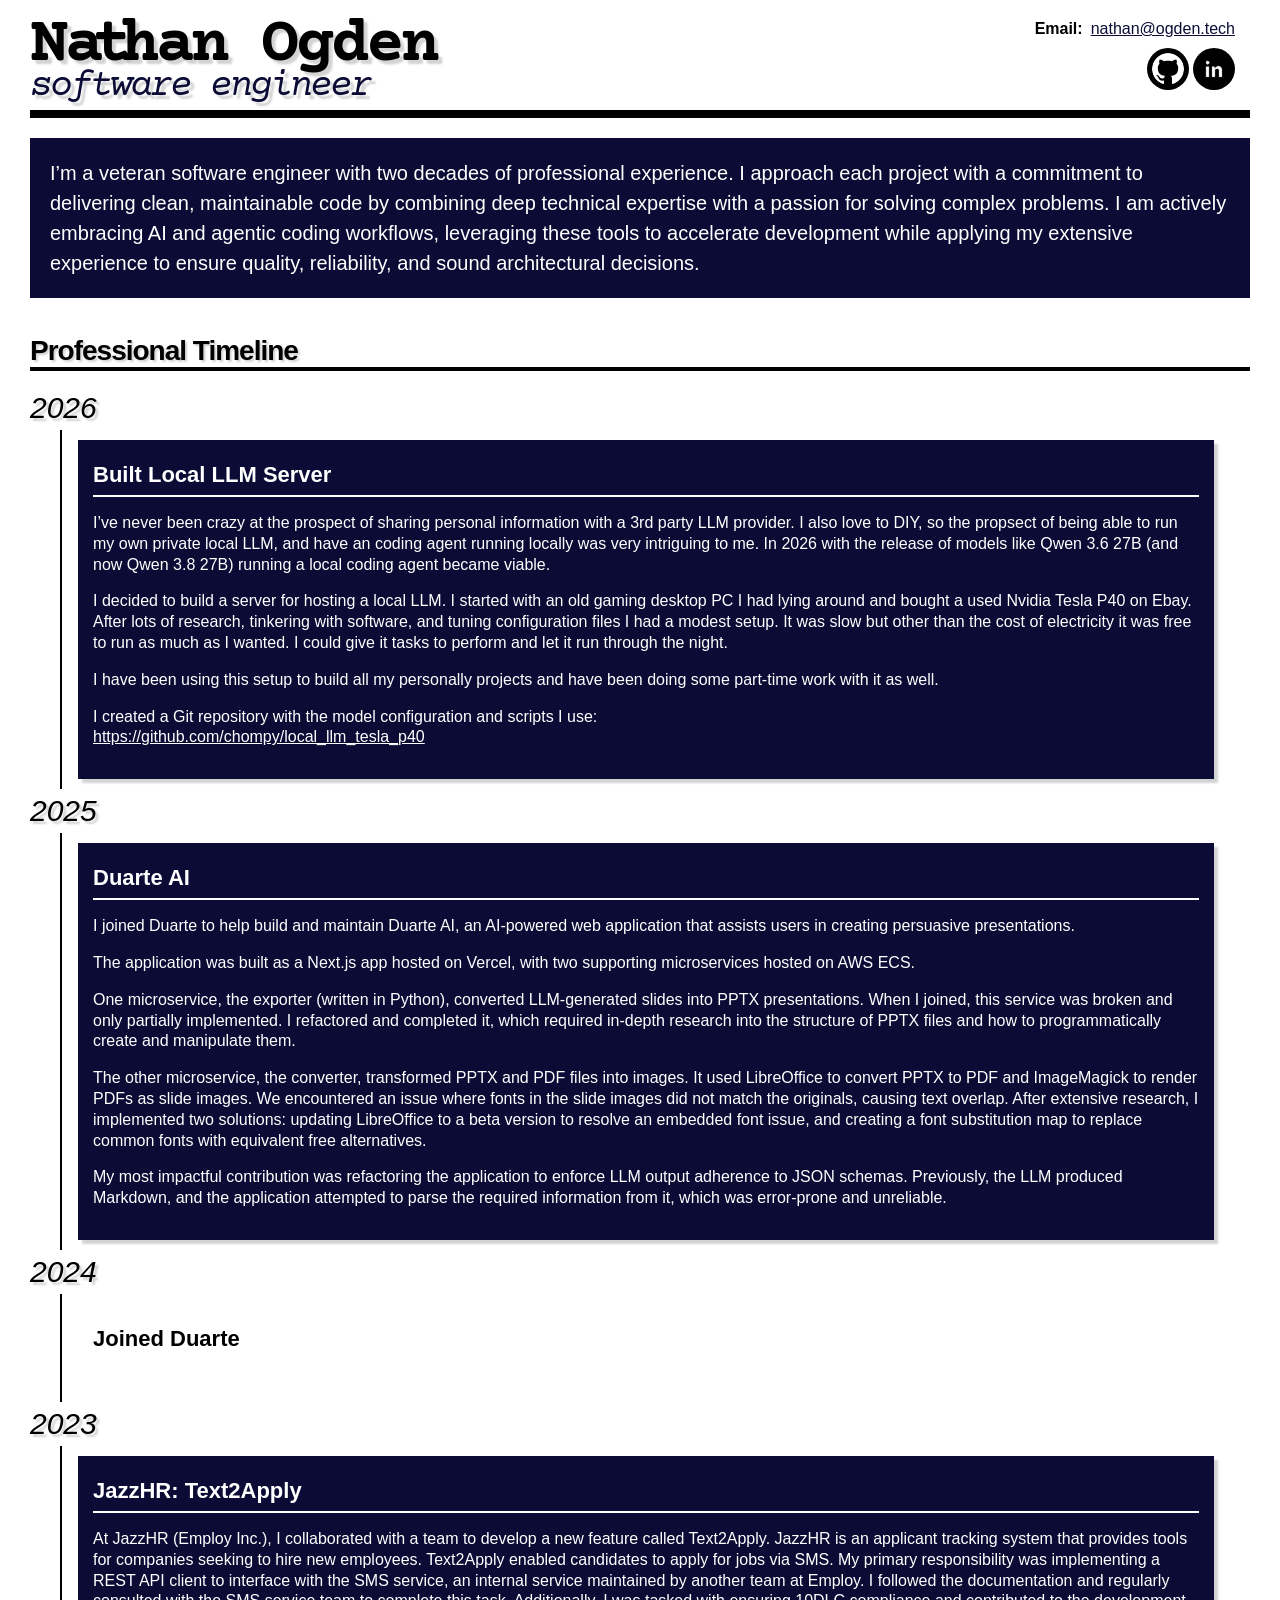
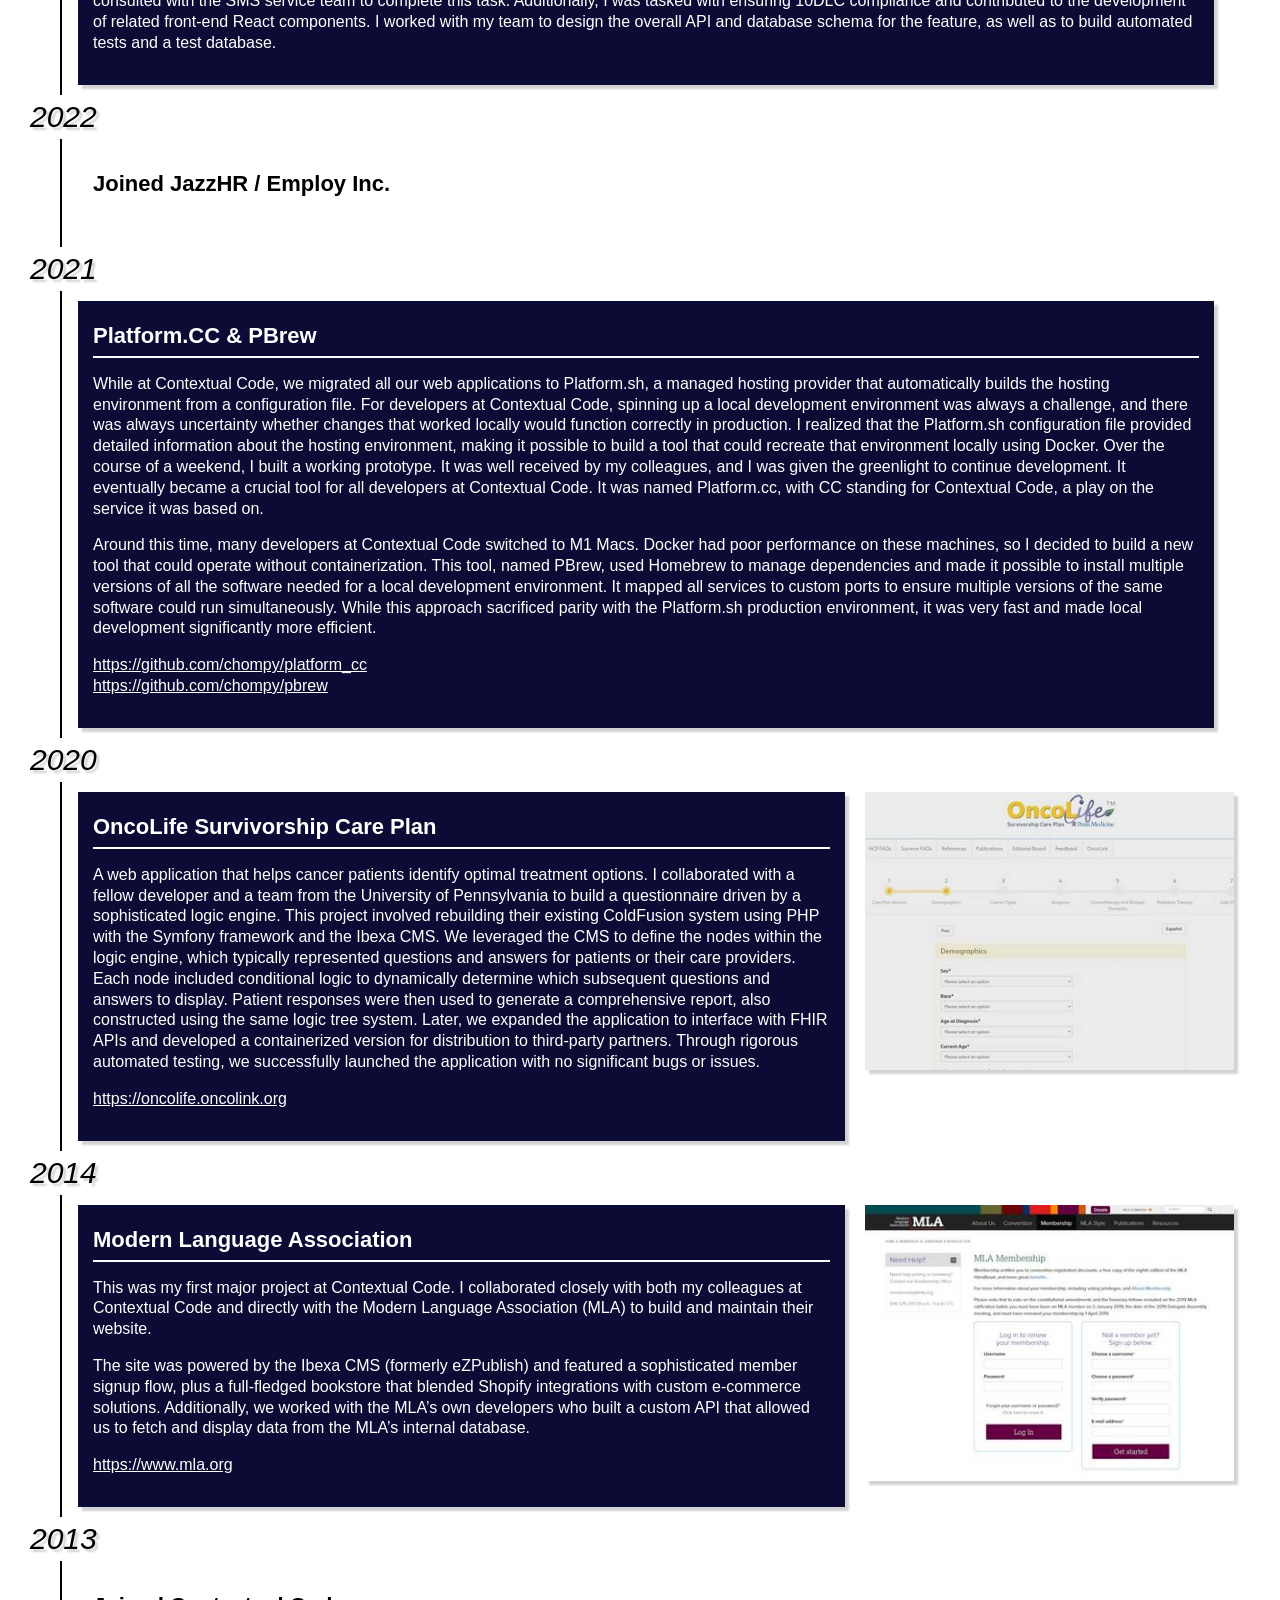
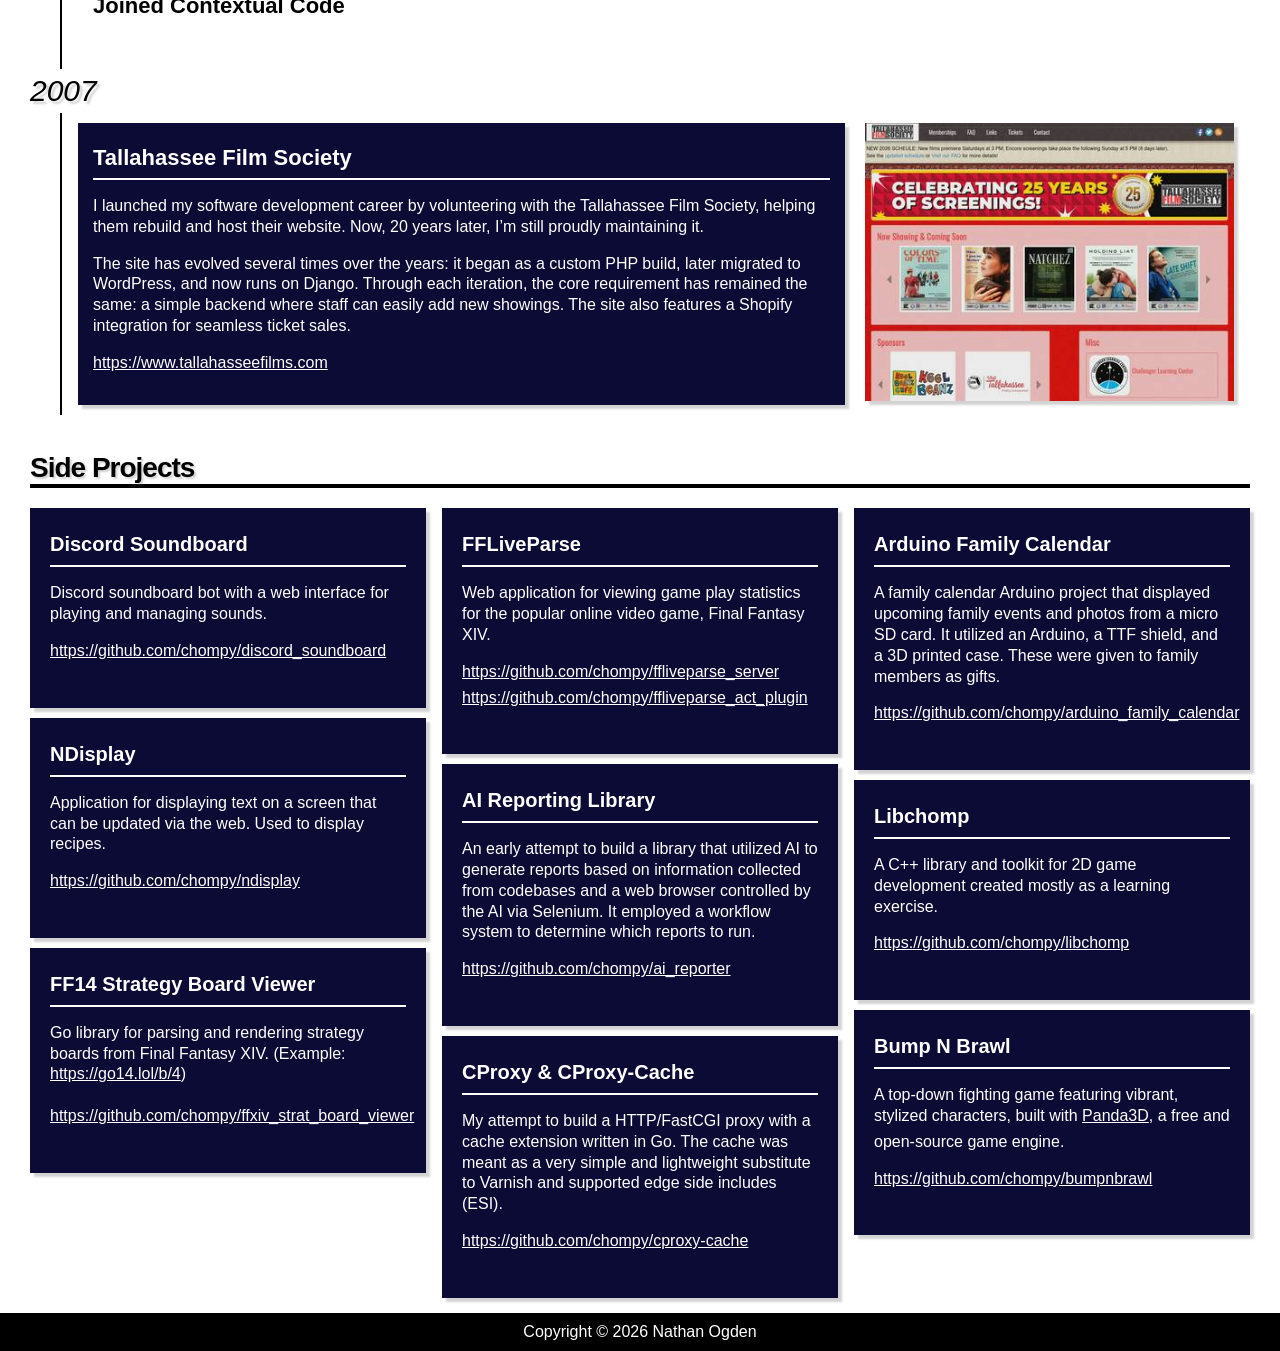
<file: index.html>
<!doctype html><title>Nathan Ogden</title><link rel=icon type=image/png href=i/f/32.png><meta name=viewport content="width=device-width,initial-scale=1"><link rel=preconnect href=https://fonts.googleapis.com><link rel=preconnect href=https://fonts.gstatic.com crossorigin><link href="https://fonts.googleapis.com/css2?family=Courier+Prime:ital,wght@0,400;0,700;1,400;1,700&display=swap" rel=stylesheet><style>html,body{margin:0;font-family:sans-serif;font-size:1em}a,a:hover,a:visited{color:#0c0b36}.cl{clear:both}#b{padding:30px 30px 0;max-width:1280px;margin:auto}#h{height:100px;position:relative;border-bottom:8px solid}#c{margin:20px 15px 0 0;z-index:2;text-align:right;position:absolute;right:0;top:-10px}#c b{margin:0 8px 0 0}#c img{margin:10px 0 0;background:#000;border-radius:32px;padding:5px;max-width:32px}#l{font-family:courier prime,courier,monospace;white-space:nowrap;font-size:4em;margin-top:-20px;letter-spacing:-3px;text-shadow:4px 4px 2px #8484845c}#l f{letter-spacing:-10px}#l i{color:#0c0b36;font-size:.6em;display:block;margin-top:-17px;letter-spacing:-3px}h2{font-size:28px;margin:40px 0 20px;letter-spacing:-1px;line-height:25px;border-bottom:4px solid;padding-bottom:4px;text-shadow:2px 2px 2px #8484845c}h3{margin:0;border-bottom:2px solid #fff;font-size:22px;line-height:40px}p{line-height:1.3em}#abt{margin-top:20px;font-size:20px;line-height:30px;padding:20px;background:#0c0b36;color:#fff}#abt p{line-height:30px;padding:0;margin:0}#tl .yr{margin-bottom:5px;margin-top:5px;font-style:italic;font-size:30px;text-shadow:3px 3px 2px #8484845c}#tl .evt{border-left:2px solid #000;margin-left:30px;padding:10px 16px;display:flex}#tl .evt .r{flex:33%}#tl .evt .l{flex:66%;margin-right:20px;background:#0c0b36;color:#fff;padding:15px;box-shadow:4px 4px 2px #8484845c}#tl .evt .l a{color:#fff}#tl .evt img{width:100%;box-shadow:4px 4px 2px #8484845c}#tl .evt a{display:block}#tl .evt.t-event .l{background:0 0;color:#000;box-shadow:none;border-bottom:none}#sp .spl{columns:3}#sp .spl .proj{break-inside:avoid;background:#0c0b36;color:#fff;padding:25px 20px;margin-bottom:10px;box-shadow:4px 4px 2px #8484845c}#sp .spl .proj a{color:#fff;display:inline-block;margin-bottom:5px}#sp .spl .proj h3{font-size:20px;line-height:22px;padding-bottom:10px}footer{background:#000;color:#fff;text-align:center;padding:10px;box-shadow:-31px 0 #000,31px 0 #000;margin-top:15px}@media(max-width:720px){#h{height:auto}#l{text-align:center}#c{position:static;text-align:center;margin:25px 0 20px}.p{width:100%;margin-right:0}#sp .spl{columns:2}#tl .evt{display:block}#tl .evt .l{margin-right:0}#tl .evt .r{margin-top:15px}#tl .evt .r img{border:1px solid #0c0b36}}@media(max-width:475px){#l{font-size:3em}#l i{margin-top:-12px}#sp .spl{columns:1}}@media(max-width:360px){#l{font-size:2.5em}}</style><div id=b><div id=h><div id=l><b>N<f>at</f>han Ogden</b><i>software engineer</i></div><div id=c><b>Email:</b><a href=mailto:nathan@ogden.tech>nathan@ogden.tech</a><br><a href=https://github.com/chompy><img src=[data-uri] alt=Github></a>
<a href=https://www.linkedin.com/in/nathan-ogden-75a2465b><img src=[data-uri] alt=LinkedIn></a></div></div><div id=abt><p>I&rsquo;m a veteran software engineer with two decades of professional experience. I approach each
project with a commitment to delivering clean, maintainable code by combining deep technical
expertise with a passion for solving complex problems. I am actively embracing AI and agentic coding workflows,
leveraging these tools to accelerate development while applying my extensive experience to ensure quality,
reliability, and sound architectural decisions.</div><div id=tl><h2>Professional Timeline</h2><div class=yr>2026</div><div class="evt t-"><div class=l><h3>Built Local LLM Server</h3><p><p>I&rsquo;ve never been crazy at the prospect of sharing personal information with a 3rd party LLM provider. I also love to DIY, so the propsect of being able
to run my own private local LLM, and have an coding agent running locally was very intriguing to me. In 2026 with the release of models like Qwen 3.6 27B
(and now Qwen 3.8 27B) running a local coding agent became viable.<p>I decided to build a server for hosting a local LLM. I started with an old gaming desktop PC I had lying around and bought a used Nvidia Tesla P40 on
Ebay. After lots of research, tinkering with software, and tuning configuration files I had a modest setup. It was slow but other than the cost of electricity
it was free to run as much as I wanted. I could give it tasks to perform and let it run through the night.<p>I have been using this setup to build all my personally projects and have been doing some part-time work with it as well.<p>I created a Git repository with the model configuration and scripts I use:
<a href=https://github.com/chompy/local_llm_tesla_p40>https://github.com/chompy/local_llm_tesla_p40</a></div></div><div class=yr>2025</div><div class="evt t-"><div class=l><h3>Duarte AI</h3><p><p>I joined Duarte to help build and maintain Duarte AI, an AI-powered web application that assists users in creating persuasive presentations.<p>The application was built as a Next.js app hosted on Vercel, with two supporting microservices hosted on AWS ECS.<p>One microservice, the exporter (written in Python), converted LLM-generated slides into PPTX presentations. When I joined,
this service was broken and only partially implemented. I refactored and completed it, which required in-depth research
into the structure of PPTX files and how to programmatically create and manipulate them.<p>The other microservice, the converter, transformed PPTX and PDF files into images. It used LibreOffice to convert PPTX to PDF
and ImageMagick to render PDFs as slide images. We encountered an issue where fonts in the slide images did not match the
originals, causing text overlap. After extensive research, I implemented two solutions: updating LibreOffice to a beta version
to resolve an embedded font issue, and creating a font substitution map to replace common fonts with equivalent free alternatives.<p>My most impactful contribution was refactoring the application to enforce LLM output adherence to JSON schemas. Previously,
the LLM produced Markdown, and the application attempted to parse the required information from it, which was error-prone and unreliable.</div></div><div class=yr>2024</div><div class="evt t-event"><div class=l><h3>Joined Duarte</h3><p></div></div><div class=yr>2023</div><div class="evt t-"><div class=l><h3>JazzHR: Text2Apply</h3><p><p>At JazzHR (Employ Inc.), I collaborated with a team to develop a new feature called Text2Apply. JazzHR is an applicant tracking system
that provides tools for companies seeking to hire new employees. Text2Apply enabled candidates to apply for jobs via SMS. My primary
responsibility was implementing a REST API client to interface with the SMS service, an internal service maintained by another team at
Employ. I followed the documentation and regularly consulted with the SMS service team to complete this task.
Additionally, I was tasked with ensuring 10DLC compliance and contributed to the development of related front-end React components.
I worked with my team to design the overall API and database schema for the feature, as well as to build automated tests and a test database.</div></div><div class=yr>2022</div><div class="evt t-event"><div class=l><h3>Joined JazzHR / Employ Inc.</h3><p></div></div><div class=yr>2021</div><div class="evt t-"><div class=l><h3>Platform.CC & PBrew</h3><p><p>While at Contextual Code, we migrated all our web applications to Platform.sh, a managed hosting provider that
automatically builds the hosting environment from a configuration file.
For developers at Contextual Code, spinning up a local development environment was always a challenge, and there was always uncertainty whether changes that worked
locally would function correctly in production.
I realized that the Platform.sh configuration file provided detailed information about the hosting environment, making it possible to build a tool that could
recreate that environment locally using Docker.
Over the course of a weekend, I built a working prototype. It was well received by my colleagues, and I was given
the greenlight to continue development. It eventually became a crucial tool for all developers at Contextual Code.
It was named Platform.cc, with CC standing for Contextual Code, a play on the service it was based on.<p>Around this time, many developers at Contextual Code switched to M1 Macs. Docker had poor performance on these machines, so I decided to build a
new tool that could operate without containerization. This tool, named PBrew, used Homebrew to manage dependencies and made it possible to install multiple versions
of all the software needed for a local development environment. It mapped all services to custom ports to ensure multiple versions of the
same software could run simultaneously. While this approach sacrificed parity with the Platform.sh production environment,
it was very fast and made local development significantly more efficient.<p><a href=https://github.com/chompy/platform_cc>https://github.com/chompy/platform_cc</a>
<a href=https://github.com/chompy/pbrew>https://github.com/chompy/pbrew</a></div></div><div class=yr>2020</div><div class="evt t-"><div class=l><h3>OncoLife Survivorship Care Plan</h3><p><p>A web application that helps cancer patients identify optimal treatment options.
I collaborated with a fellow developer and a team from the University of Pennsylvania to build a questionnaire driven by a sophisticated logic engine.
This project involved rebuilding their existing ColdFusion system using PHP with the Symfony framework and the Ibexa CMS.
We leveraged the CMS to define the nodes within the logic engine, which typically represented questions and answers for patients or their care providers.
Each node included conditional logic to dynamically determine which subsequent questions and answers to display. Patient responses were then used to
generate a comprehensive report, also constructed using the same logic tree system.
Later, we expanded the application to interface with FHIR APIs and developed a containerized version for distribution to third-party partners.
Through rigorous automated testing, we successfully launched the application with no significant bugs or issues.<p><a href=https://oncolife.oncolink.org>https://oncolife.oncolink.org</a></div><div class=r><img src="[data-uri]"></div></div><div class=yr>2014</div><div class="evt t-"><div class=l><h3>Modern Language Association</h3><p><p>This was my first major project at Contextual Code. I collaborated closely with both my
colleagues at Contextual Code and directly with the Modern Language Association (MLA) to build and maintain their website.<p>The site was powered by the Ibexa CMS (formerly eZPublish) and featured a sophisticated member
signup flow, plus a full-fledged bookstore that blended Shopify integrations with custom e-commerce
solutions. Additionally, we worked with the MLA&rsquo;s own developers who built a custom API that allowed
us to fetch and display data from the MLA&rsquo;s internal database.<p><a href=https://www.mla.org>https://www.mla.org</a></div><div class=r><img src=[data-uri]></div></div><div class=yr>2013</div><div class="evt t-event"><div class=l><h3>Joined Contextual Code</h3><p></div></div><div class=yr>2007</div><div class="evt t-project"><div class=l><h3>Tallahassee Film Society</h3><p><p>I launched my software development career by volunteering with the Tallahassee Film Society,
helping them rebuild and host their website. Now, 20 years later, I&rsquo;m still proudly maintaining it.<p>The site has evolved several times over the years: it began as a custom PHP build, later migrated to WordPress,
and now runs on Django. Through each iteration, the core requirement has remained the same: a simple
backend where staff can easily add new showings. The site also features a Shopify integration
for seamless ticket sales.<p><a href=https://www.tallahasseefilms.com>https://www.tallahasseefilms.com</a></div><div class=r><img src="[data-uri]"></div></div><div id=sp><h2>Side Projects</h2><div class=spl><div class=proj><h3>Discord Soundboard</h3><p><p>Discord soundboard bot with a web interface for playing and managing sounds.<p><a href=https://github.com/chompy/discord_soundboard>https://github.com/chompy/discord_soundboard</a></div><div class=proj><h3>NDisplay</h3><p><p>Application for displaying text on a screen that can be updated via the web. Used to display recipes.<p><a href=https://github.com/chompy/ndisplay>https://github.com/chompy/ndisplay</a></div><div class=proj><h3>FF14 Strategy Board Viewer</h3><p><p>Go library for parsing and rendering strategy boards from Final Fantasy XIV. (Example: <a href=https://go14.lol/b/4>https://go14.lol/b/4</a>)<p><a href=https://github.com/chompy/ffxiv_strat_board_viewer>https://github.com/chompy/ffxiv_strat_board_viewer</a></div><div class=proj><h3>FFLiveParse</h3><p><p>Web application for viewing game play statistics for the popular online video game,
Final Fantasy XIV.<p><a href=https://github.com/chompy/ffliveparse_server>https://github.com/chompy/ffliveparse_server</a>
<a href=https://github.com/chompy/ffliveparse_act_plugin>https://github.com/chompy/ffliveparse_act_plugin</a></div><div class=proj><h3>AI Reporting Library</h3><p><p>An early attempt to build a library that utilized AI to generate reports based on information collected from codebases and a
web browser controlled by the AI via Selenium. It employed a workflow system to determine which reports to run.<p><a href=https://github.com/chompy/ai_reporter>https://github.com/chompy/ai_reporter</a></div><div class=proj><h3>CProxy & CProxy-Cache</h3><p><p>My attempt to build a HTTP/FastCGI proxy with a cache extension written in Go. The cache was meant
as a very simple and lightweight substitute to Varnish and supported edge side includes (ESI).<p><a href=https://github.com/chompy/cproxy-cache>https://github.com/chompy/cproxy-cache</a></div><div class=proj><h3>Arduino Family Calendar</h3><p><p>A family calendar Arduino project that displayed upcoming family events and photos
from a micro SD card. It utilized an Arduino, a TTF shield, and a 3D printed case. These were given to family members as gifts.<p><a href=https://github.com/chompy/arduino_family_calendar>https://github.com/chompy/arduino_family_calendar</a></div><div class=proj><h3>Libchomp</h3><p><p>A C++ library and toolkit for 2D game development created mostly as a learning exercise.<p><a href=https://github.com/chompy/libchomp>https://github.com/chompy/libchomp</a></div><div class=proj><h3>Bump N Brawl</h3><p><p>A top-down fighting game featuring vibrant, stylized characters, built with <a href=https://www.panda3d.org/>Panda3D</a>, a free and open-source game engine.<p><a href=https://github.com/chompy/bumpnbrawl>https://github.com/chompy/bumpnbrawl</a></div></div></div></div><footer>Copyright &copy; 2026 Nathan Ogden</footer></div>
</file>
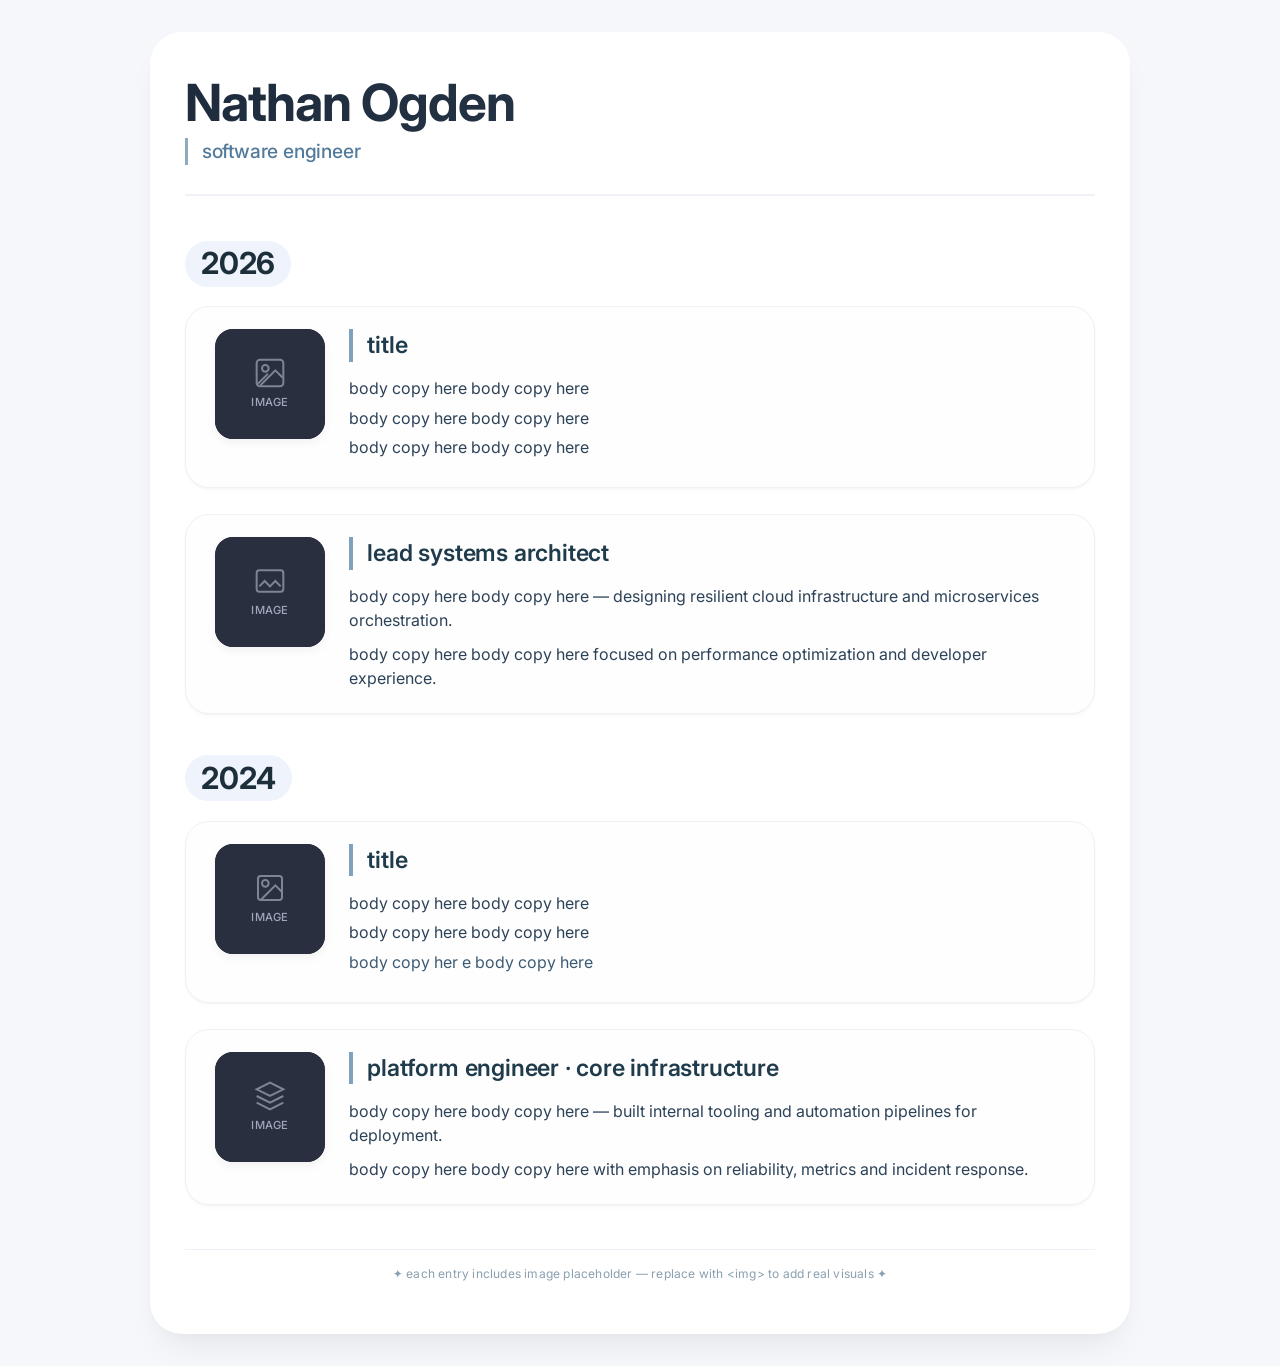
<file: generator/new.html>
<!DOCTYPE html>
<html lang="en">
<head>
  <meta charset="UTF-8">
  <meta name="viewport" content="width=device-width, initial-scale=1.0, viewport-fit=cover">
  <title>Nathan Ogden · Software Engineer</title>
  <!-- Google Fonts + simple CSS reset -->
  <link href="https://fonts.googleapis.com/css2?family=Inter:opsz,wght@14..32,300;14..32,400;14..32,500;14..32,600;14..32,700&display=swap" rel="stylesheet">
  <style>
    * {
      margin: 0;
      padding: 0;
      box-sizing: border-box;
    }

    body {
      background: #f5f7fb;
      font-family: 'Inter', system-ui, -apple-system, 'Segoe UI', Roboto, Helvetica, sans-serif;
      color: #1a1f2e;
      line-height: 1.4;
      padding: 2rem 1.5rem;
    }

    .resume-container {
      max-width: 980px;
      margin: 0 auto;
      background: #ffffff;
      border-radius: 32px;
      box-shadow: 0 20px 35px -12px rgba(0, 0, 0, 0.08), 0 2px 6px rgba(0, 0, 0, 0.02);
      overflow: hidden;
      transition: all 0.2s ease;
    }

    .resume-inner {
      padding: 2.5rem 2.2rem 3.2rem 2.2rem;
    }


    .hero {
      margin-bottom: 2.8rem;
      border-bottom: 2px solid #eef2f8;
      padding-bottom: 1.8rem;
    }

    .name {
      font-size: 3.2rem;
      font-weight: 700;
      letter-spacing: -0.02em;
      background: linear-gradient(135deg, #1E2B3C 0%, #2C3E50 100%);
      background-clip: text;
      -webkit-background-clip: text;
      color: transparent;
      margin-bottom: 0.3rem;
      line-height: 1.2;
    }

    .role {
      font-size: 1.2rem;
      font-weight: 500;
      color: #527a9b;
      letter-spacing: -0.2px;
      border-left: 3px solid #8aaec0;
      padding-left: 0.85rem;
      margin-top: 0.3rem;
    }

    /* timeline style – each year block */
    .timeline-year {
      margin-bottom: 2.6rem;
    }

    .year-heading {
      font-size: 1.9rem;
      font-weight: 700;
      color: #1e2f3c;
      margin-bottom: 1.2rem;
      letter-spacing: -0.01em;
      display: inline-block;
      background: #eef3fc;
      padding: 0.2rem 1rem;
      border-radius: 40px;
      line-height: 1.3;
    }

    /* entry card — contains image placeholder + text content side by side */
    .entry {
      background: #fefefe;
      border-radius: 24px;
      padding: 1.4rem 1.8rem;
      margin-bottom: 1.6rem;
      box-shadow: 0 1px 2px rgba(0,0,0,0.03), 0 6px 12px -8px rgba(0, 0, 0, 0.05);
      transition: all 0.2s;
      border: 1px solid #edf2f7;
      display: flex;
      flex-wrap: wrap;
      gap: 1.5rem;
      align-items: flex-start;
    }

    .entry:hover {
      border-color: #dce5ef;
      box-shadow: 0 12px 20px -12px rgba(0, 0, 0, 0.08);
    }

    /* IMAGE PLACEHOLDER — black box style as in mockup */
    .entry-image {
      flex-shrink: 0;
      width: 110px;
      height: 110px;
      background: #1a1e2c;
      border-radius: 18px;
      display: flex;
      align-items: center;
      justify-content: center;
      transition: all 0.2s ease;
      box-shadow: 0 4px 10px rgba(0, 0, 0, 0.05);
      overflow: hidden;
    }

    /* inner representation of a placeholder (icon / subtle pattern) */
    .image-placeholder-content {
      display: flex;
      flex-direction: column;
      align-items: center;
      justify-content: center;
      color: #a0a9bc;
      font-size: 0.7rem;
      font-weight: 500;
      letter-spacing: 0.3px;
      text-transform: uppercase;
      background: #2a2f3f;
      width: 100%;
      height: 100%;
      border-radius: 18px;
      transition: 0.1s;
    }

    /* optional small icon (camera / image) */
    .image-placeholder-content svg {
      margin-bottom: 6px;
      opacity: 0.7;
    }

    /* when actual image is inserted, img tag will fill container */
    .entry-image img {
      width: 100%;
      height: 100%;
      object-fit: cover;
      border-radius: 18px;
      display: block;
    }

    /* right side content (title + body) */
    .entry-content {
      flex: 1;
      min-width: 180px;
    }

    .entry-title {
      font-size: 1.45rem;
      font-weight: 600;
      color: #1f3b4c;
      margin-bottom: 0.9rem;
      letter-spacing: -0.2px;
      border-left: 4px solid #7fa1bd;
      padding-left: 0.9rem;
    }

    .entry-body {
      color: #2c4258;
      font-size: 1rem;
      line-height: 1.5;
      font-weight: 400;
    }

    .entry-body p {
      margin-bottom: 0.65rem;
    }

    .entry-body p:last-child {
      margin-bottom: 0;
    }

    /* subtle separation for multiple copy lines */
    .body-copy-line {
      display: block;
      margin-bottom: 0.35rem;
    }

    /* extra spacing if many paragraphs */
    .spacer {
      margin-top: 0.25rem;
    }

    /* mockup text style for fidelity */
    .mockup-text {
      color: #3c5a74;
    }

    /* footer note */
    .footer-note {
      margin-top: 2.8rem;
      padding-top: 1rem;
      font-size: 0.75rem;
      text-align: center;
      color: #8aa0b0;
      border-top: 1px solid #eef2f8;
      letter-spacing: 0.2px;
    }

    /* responsive for narrow devices — stack image above text */
    @media (max-width: 640px) {
      body {
        padding: 1rem;
      }
      .resume-inner {
        padding: 1.8rem 1.3rem 2.2rem 1.3rem;
      }
      .name {
        font-size: 2.4rem;
      }
      .year-heading {
        font-size: 1.6rem;
        padding: 0.15rem 0.9rem;
      }
      .entry-title {
        font-size: 1.25rem;
      }
      .entry {
        padding: 1.2rem;
        flex-direction: column;
        align-items: stretch;
      }
      .entry-image {
        width: 100%;
        height: 160px;
        max-width: 280px;
        margin-bottom: 0.2rem;
      }
      .entry-image img, .image-placeholder-content {
        border-radius: 16px;
      }
    }

    /* print version */
    @media print {
      body {
        background: white;
        padding: 0.2in;
      }
      .resume-container {
        box-shadow: none;
        border: 1px solid #ddd;
      }
      .entry {
        break-inside: avoid;
      }
      .entry-image {
        background: #eaeef2;
        border: 1px solid #ccc;
      }
      .image-placeholder-content {
        background: #eaeef2;
        color: #6c7a8e;
      }
    }

    /* additional fine-tuning for inline SVG */
    .mock-icon {
      width: 32px;
      height: 32px;
      stroke-width: 1.5;
    }
  </style>
</head>
<body>
<div class="resume-container">
  <div class="resume-inner">
    <!-- Header: Nathan Ogden + software engineer -->
    <div class="hero">
      <h1 class="name">Nathan Ogden</h1>
      <div class="role">software engineer</div>
    </div>

    <!-- 2026 Section -->
    <div class="timeline-year">
      <div class="year-heading">2026</div>
      
      <!-- Entry 1 (2026): black box placeholder image + title & body copy -->
      <div class="entry">
        <div class="entry-image">
          <div class="image-placeholder-content">
            <svg class="mock-icon" viewBox="0 0 24 24" fill="none" stroke="currentColor" stroke-width="1.5" stroke-linecap="round" stroke-linejoin="round">
              <rect x="2" y="2" width="20" height="20" rx="2.5" ry="2.5"></rect>
              <circle cx="8.5" cy="8.5" r="2.5"></circle>
              <polyline points="21 15 16 10 5 21"></polyline>
              <line x1="3" y1="20" x2="10" y2="13"></line>
            </svg>
            <span>image</span>
          </div>
        </div>
        <div class="entry-content">
          <div class="entry-title">title</div>
          <div class="entry-body">
            <span class="body-copy-line">body copy here body copy here</span>
            <span class="body-copy-line">body copy here body copy here</span>
            <span class="body-copy-line">body copy here body copy here</span>
          </div>
        </div>
      </div>
      
      <!-- Entry 2 (2026): second timeline card with its own placeholder image -->
      <div class="entry">
        <div class="entry-image">
          <div class="image-placeholder-content">
            <svg class="mock-icon" viewBox="0 0 24 24" fill="none" stroke="currentColor" stroke-width="1.5">
              <path d="M4 16l4-4 4 4 4-4 4 4" />
              <rect x="2" y="4" width="20" height="16" rx="2" ry="2" />
              <line x1="8" y1="10" x2="8" y2="10.01" />
            </svg>
            <span>image</span>
          </div>
        </div>
        <div class="entry-content">
          <div class="entry-title">lead systems architect</div>
          <div class="entry-body">
            <p>body copy here body copy here — designing resilient cloud infrastructure and microservices orchestration.</p>
            <p>body copy here body copy here focused on performance optimization and developer experience.</p>
          </div>
        </div>
      </div>
    </div>

    <!-- 2024 Section -->
    <div class="timeline-year">
      <div class="year-heading">2024</div>
      
      <!-- Entry 1 (2024): matches mockup exactly (title + body copy lines + placeholder image) -->
      <div class="entry">
        <div class="entry-image">
          <div class="image-placeholder-content">
            <svg class="mock-icon" viewBox="0 0 24 24" fill="none" stroke="currentColor" stroke-width="1.5">
              <rect x="3" y="3" width="18" height="18" rx="2" ry="2" />
              <circle cx="8.5" cy="8.5" r="2.5" />
              <path d="M21 15L16 10L5 21" />
            </svg>
            <span>image</span>
          </div>
        </div>
        <div class="entry-content">
          <div class="entry-title">title</div>
          <div class="entry-body">
            <span class="body-copy-line">body copy here body copy here</span>
            <span class="body-copy-line">body copy here body copy here</span>
            <span class="body-copy-line mockup-text">body copy her e body copy here</span>
          </div>
        </div>
      </div>
      
      <!-- Entry 2 (2024): platform engineer with its own image placeholder -->
      <div class="entry">
        <div class="entry-image">
          <div class="image-placeholder-content">
            <svg class="mock-icon" viewBox="0 0 24 24" fill="none" stroke="currentColor" stroke-width="1.5">
              <path d="M12 2L2 7l10 5 10-5-10-5zM2 17l10 5 10-5M2 12l10 5 10-5" />
            </svg>
            <span>image</span>
          </div>
        </div>
        <div class="entry-content">
          <div class="entry-title">platform engineer · core infrastructure</div>
          <div class="entry-body">
            <p>body copy here body copy here — built internal tooling and automation pipelines for deployment.</p>
            <p>body copy here body copy here with emphasis on reliability, metrics and incident response.</p>
          </div>
        </div>
      </div>
    </div>

    <!-- Additional demo note: each entry includes an image placeholder (black box style) 
         You can replace .image-placeholder-content with an <img> tag to drop in real images. -->
    <div class="footer-note">
      <span>✦ each entry includes image placeholder — replace with &lt;img&gt; to add real visuals ✦</span>
    </div>
  </div>
</div>

<!-- small script to illustrate easy image replacement (optional, just demonstration) 
     but keeping no intrusive JS; pure template approach. 
     Users can simply replace inner .image-placeholder-content with <img src="..."> -->
</body>
</html>
</file>
